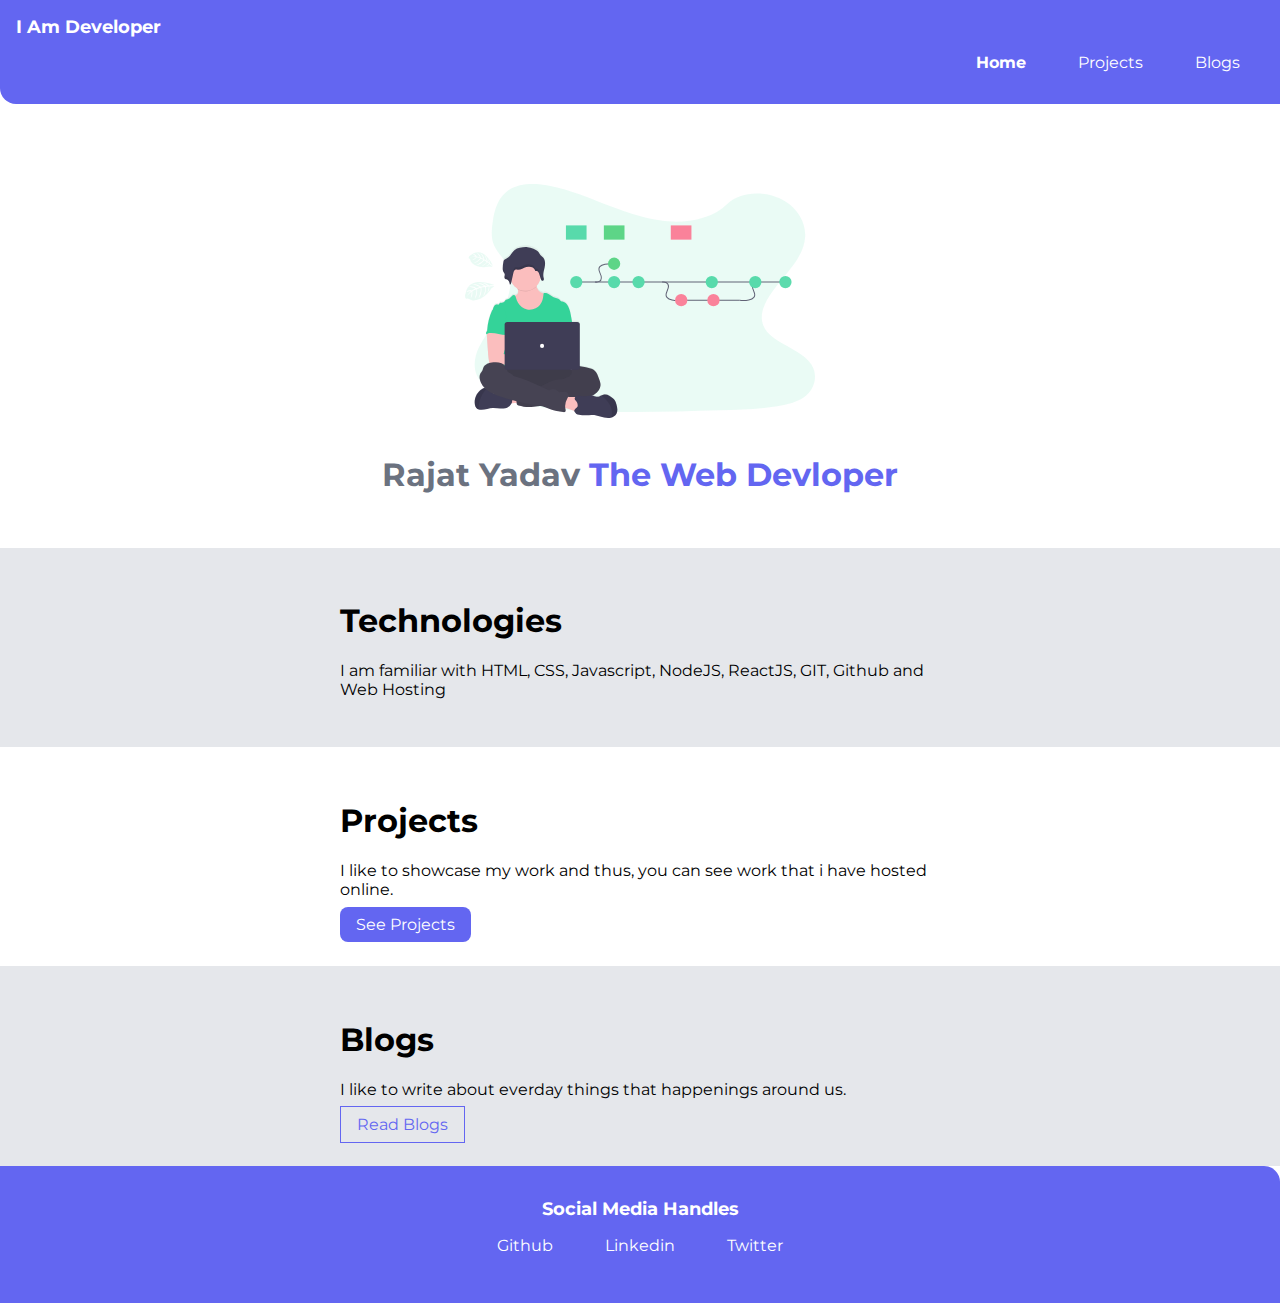
<file: index.html>
<!DOCTYPE html>
<html lang="en">

<head>
    <meta charset="UTF-8">
    <meta name="viewport" content="width=device-width, initial-scale=1.0">
    <title>Home | Adarsh Balika</title>
    <link href="style.css" rel="stylesheet">
</head>

<body>
    <nav class="navigation container">
        <div class="nav-brand">I Am Developer</div>
        <ul class="list-non-bullets nav-pills">
            <li class="list-item-inline">
                <a class="link link-active" href="/">Home</a>
            </li>
            <li class="list-item-inline">
                <a class="link" href="projects.html">Projects</a>
            </li>
            <li class="list-item-inline">
                <a class="link" href="blogs.html">Blogs</a>
            </li>
        </ul>
    </nav>

    <header class="hero">
        <img class="hero-img" src="images/Programmer-Image.svg" />
        <h1 class="hero-heading">Rajat Yadav <span class="heading-inverted">The Web Devloper </span></h1>
    </header>

    <section class="section ow">
        <div class="container container-center">
            <h1>Technologies</h1>
            <p>I am familiar with HTML, CSS, Javascript, NodeJS, ReactJS, GIT, Github and Web Hosting</p>
        </div>
    </section>

    <section class="section">
        <div class="container container-center">
            <h1>Projects</h1>
            <p>I like to showcase my work and thus, you can see work that i have hosted online.</p>
            <a class="link primary-link" href="projects.html">See Projects</a>
    </section>

    <section class="section ow">
        <div class="container container-center">
            <h1>Blogs</h1>
            <p>I like to write about everday things that happenings around us.</p>
            <a class="link secondary-link" href="blogs.html">Read Blogs</a>
        </div>
    </section>

    <footer class="footer">
        <div class="footer-header">Social Media Handles</div>
        <ul class="social-link list-non-bullets">
            <li class="list-item-inline"><a class="link" href="https://github.com/rajatyadav26" target="blank1">Github</a></li>
            <li class="list-item-inline"><a class="link" href="https://www.linkedin.com/in/rajatyadav26/ " target="blank2">Linkedin</a></li>
            <li class="list-item-inline"><a class="link" href="https://twitter.com/184Rajat" target="blank3">Twitter</a></li>
        </ul>
    </footer>

</body>

</html>
</file>
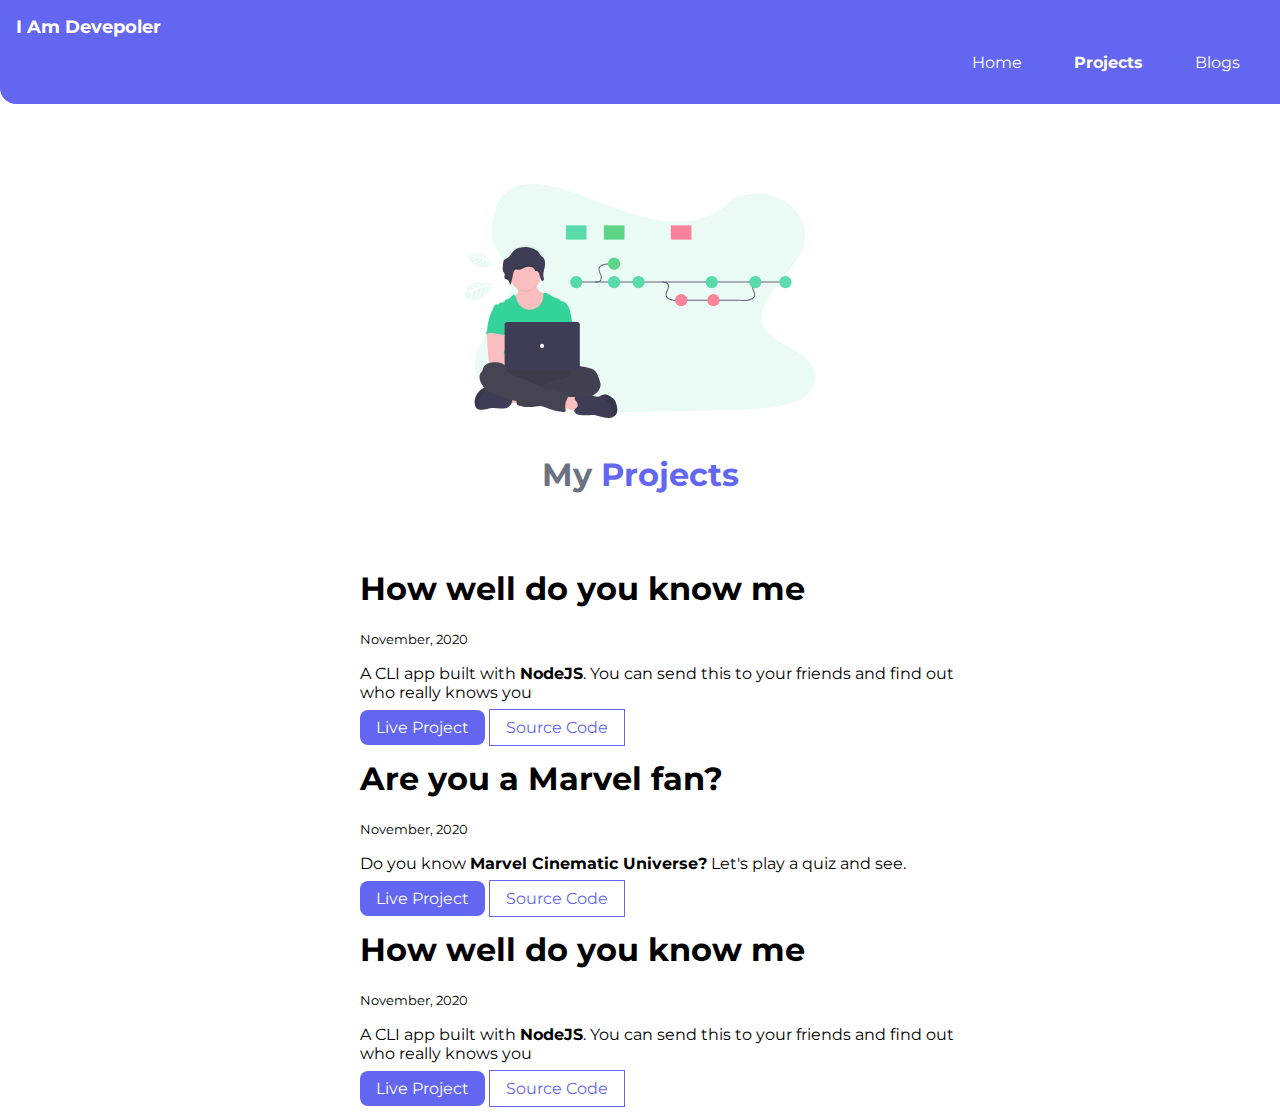
<file: projects.html>
<!DOCTYPE html>
<html lang="en">

<head>
    <meta charset="UTF-8">
    <meta name="viewport" content="width=device-width, initial-scale=1.0">
    <title>Projects | Adarsh Balika</title>
    <link href="style.css" rel="stylesheet">
</head>

<body>
    <nav class="navigation container">
        <div class="nav-brand">I Am Devepoler</div>
        <ul class="list-non-bullets nav-pills">
            <li class="list-item-inline">
                <a class="link" href="index.html">Home</a>
            </li>
            <li class="list-item-inline">
                <a class="link link-active" href="projects.html">Projects</a>
            </li>
            <li class="list-item-inline">
                <a class="link" href="blogs.html">Blogs</a>
            </li>
        </ul>
    </nav>

    <header class="hero">
        <img class="hero-img" src="images/Programmer-Image.svg" />
        <h1 class="hero-heading">My <span class="heading-inverted">Projects</span></h1>
    </header>

    <ul class="list-non-bullets">
        <li>
            <div class="container container-center">
                <h1>How well do you know me</h1>
                <small>November, 2020</small>
                <p>A CLI app built with <strong>NodeJS</strong>. You can send this to your friends and find out who really knows you</p>

                <a class="link primary-link" href="replit_link">Live Project</a>
                <a class="link secondary-link" href="github_link">Source Code</a>
            </div>
        </li>

        <li>
            <div class="container container-center">
                <h1>Are you a Marvel fan?</h1>
                <small>November, 2020</small>
                <p>Do you know <strong>Marvel Cinematic Universe?</strong> Let's play a quiz and see.</p>

                <a class="link primary-link" href="replit_link">Live Project</a>
                <a class="link secondary-link" href="github_link">Source Code</a>
            </div>
        </li>

        <li>
            <div class="container container-center">
                <h1>How well do you know me</h1>
                <small>November, 2020</small>
                <p>A CLI app built with <strong>NodeJS</strong>. You can send this to your friends and find out who really knows you</p>

                <a class="link primary-link" href="replit_link">Live Project</a>
                <a class="link secondary-link" href="github_link">Source Code</a>
            </div>
        </li>

    </ul>
</body>

</html>
</file>
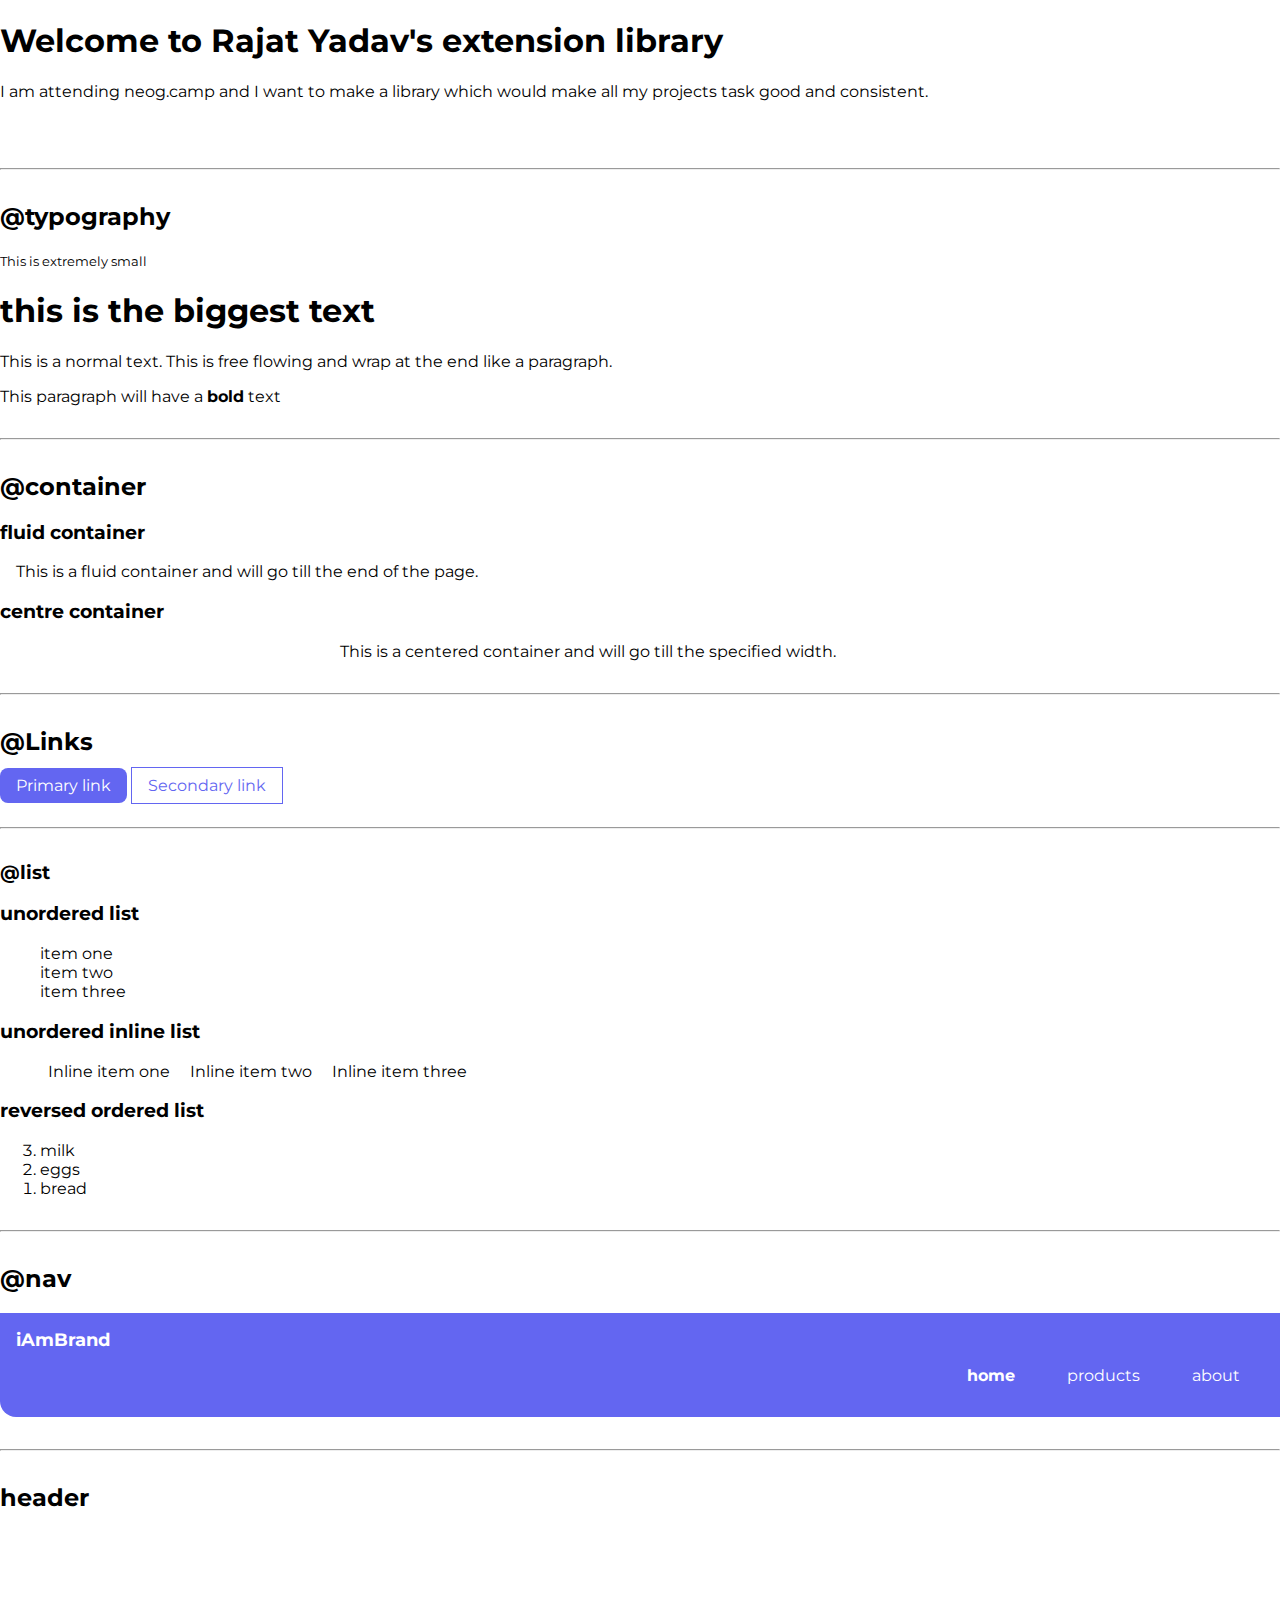
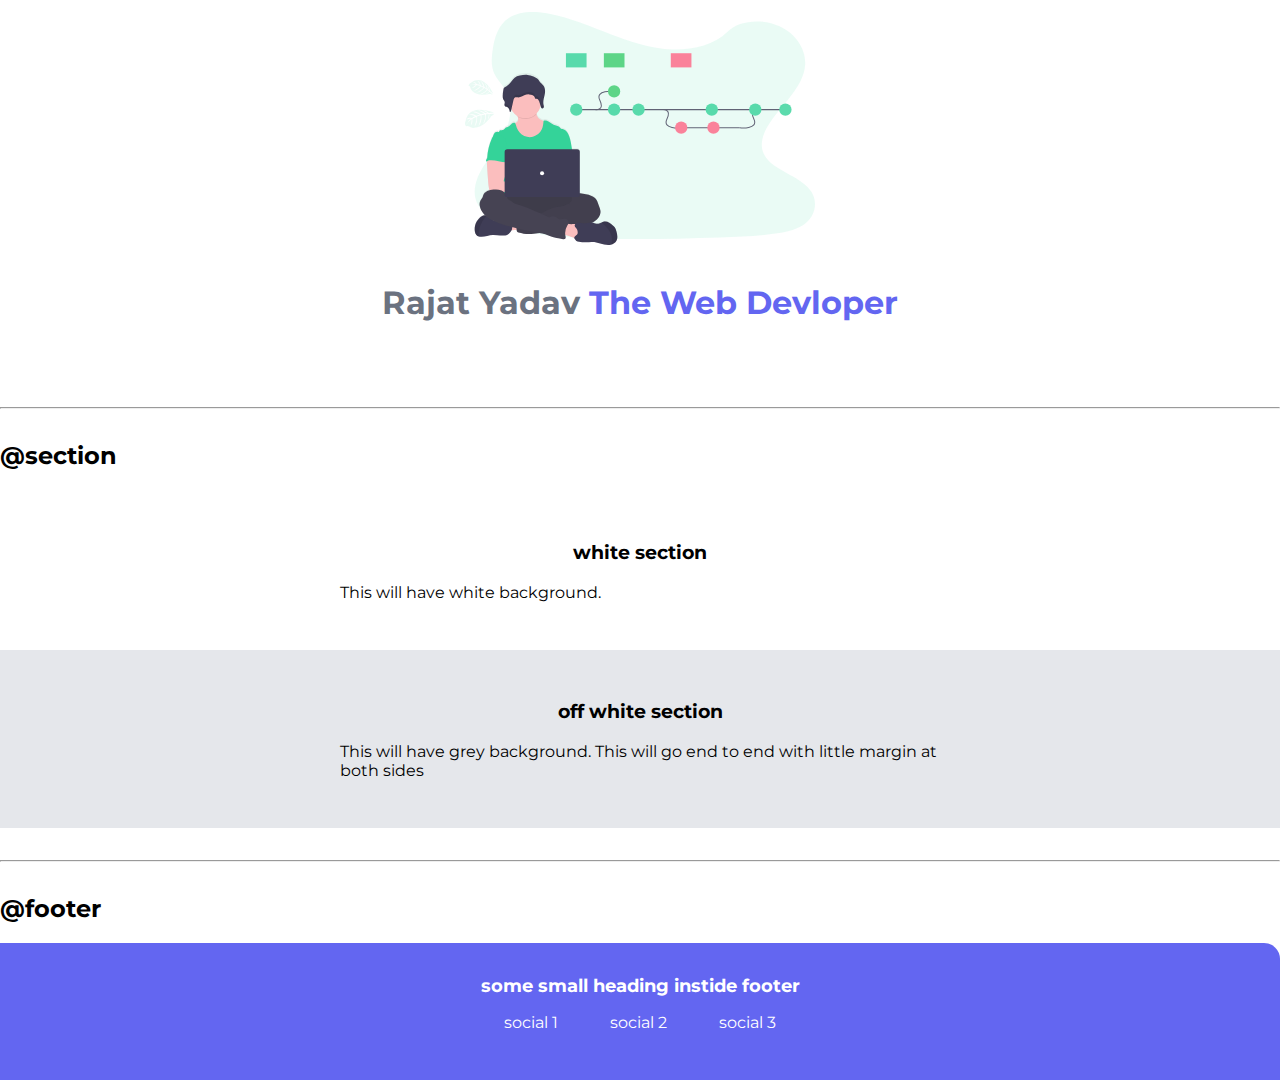
<file: lib/components.html>
<!DOCTYPE html>
<html lang="en">

<head>
    <meta charset="UTF-8">
    <meta name="viewport" content="width=device-width, initial-scale=1.0">
    <title>Component Library</title>
    <link href="/style.css" rel="stylesheet" />
</head>

<body>
    <h1>Welcome to Rajat Yadav's extension library</h1>
    <p>I am attending neog.camp and I want to make a library which would make all my projects task good and consistent.</p>

    <br>

    <hr>

    <h2>@typography</h2>
    <small>This is extremely small</small>
    <h1>this is the biggest text</h1>
    <p>This is a normal text. This is free flowing and wrap at the end like a paragraph.</p>
    <p>This paragraph will have a <strong>bold</strong> text</p>

    <hr>

    <h2>@container</h2>
    <h3>fluid container</h3>
    <div class="container container-fluid">This is a fluid container and will go till the end of the page.</div>

    <h3>centre container</h3>
    <div class="container container-center">This is a centered container and will go till the specified width.</div>

    <hr>

    <h2>@Links</h2>

    <a class="link primary-link" href="/">Primary link</a>
    <a class="link secondary-link" href="/">Secondary link</a>

    <hr>

    <h3>@list</h3>
    <h3>unordered list</h3>
    <ul class="list-non-bullets">
        <li>item one</li>
        <li>item two</li>
        <li>item three</li>
    </ul>

    <h3>unordered inline list</h3>
    <ul class="list-non-bullets">
        <li class="list-item-inline">Inline item one</li>
        <li class="list-item-inline">Inline item two</li>
        <li class="list-item-inline">Inline item three</li>
    </ul>

    <h3>reversed ordered list</h3>

    <ol reversed>
        <li>milk</li>
        <li>eggs</li>
        <li>bread</li>
    </ol>

    <hr>

    <h2>@nav</h2>

    <nav class="navigation container">
        <div class="nav-brand">iAmBrand</div>
        <ul class="list-non-bullets nav-pills">
            <li class="list-item-inline">
                <a class="link link-active" href="/">home</a></li>
            <li class="list-item-inline">
                <a class="link" href="/">products</a></li>
            <li class="list-item-inline">
                <a class="link" href="/">about</a></li>
        </ul>
    </nav>

    <hr>

    <h2>header</h2>

    <header class="hero">
        <img class="hero-img" src="/images/Programmer-Image.svg" />
        <h1 class="hero-heading">Rajat Yadav <span class="heading-inverted">The Web Devloper </span></h1>
    </header>

    <hr>

    <h2>@section</h2>
    <section class="section ">
        <div class="container container-center">
            <h3>white section</h3>
            <p>This will have white background.</p>
        </div>

    </section>

    <section class="section ow">
        <div class="container container-center">
            <h3>off white section</h3>
            <p>This will have grey background. This will go end to end with little margin at both sides</p>
        </div>
    </section>

    <hr>

    <h2>@footer</h2>
    <footer class="footer">
        <div class="footer-header">some small heading instide footer</div>
        <ul class="social-link list-non-bullets">
            <li class="list-item-inline"><a class="link" href="/">social 1</a></li>
            <li class="list-item-inline"><a class="link" href="/">social 2</a></li>
            <li class="list-item-inline"><a class="link" href="/">social 3</a></li>
        </ul>
    </footer>
</body>

</html>
</file>
<file: style.css>
@import url('https://fonts.googleapis.com/css2?family=Montserrat:wght@400;700&display=swap');
:root {
    --primary-color: #6366F1;
    --dark-gray: #6B7280;
    --off-white: #E5E7EB;
}

body {
    font-family: 'Montserrat', sans-serif;
    margin: 0px;
}

hr {
    margin: 2rem 0rem;
}

.container {
    padding-left: 1rem;
    padding-right: 1rem;
}

.container-center {
    max-width: 600px;
    margin: auto;
}


/** links **/

.link {
    text-decoration: none;
    padding: 0.5rem 1rem;
}

.primary-link {
    background-color: var(--primary-color);
    border-radius: 0.5rem;
    color: white;
}

.secondary-link {
    color: var(--primary-color);
    border-radius: 0.5 rem;
    border: 1px solid var(--primary-color);
}


/** lists **/

.list-non-bullets {
    list-style: none;
}

.list-item-inline {
    display: inline;
    padding: 0rem 0.5rem;
}


/** nav **/

.navigation {
    background-color: var(--primary-color);
    color: white;
    padding: 1rem;
    border-bottom-left-radius: 1rem;
}

.navigation .nav-brand {
    font-weight: bold;
    font-size: 1.1rem;
}

.navigation .nav-pills {
    text-align: right;
}

.navigation .link {
    color: white;
}

.navigation .link-active {
    font-weight: bold;
}


/** header **/

.hero {
    padding: 2rem;
    padding-top: 5rem;
}

.hero .hero-img {
    max-width: 350px;
    display: block;
    text-align: center;
    margin: auto;
}

.hero .hero-heading {
    text-align: center;
    color: var(--dark-gray);
    padding-top: 1rem;
}

.hero .hero-heading .heading-inverted {
    color: var(--primary-color);
}


/** section **/

.section {
    padding: 2rem;
}

.section h3 {
    text-align: center;
}

.ow {
    background-color: var(--off-white);
}


/** footer **/

.footer {
    background-color: var(--primary-color);
    padding: 2rem 1rem;
    text-align: center;
    color: white;
    border-top-right-radius: 1rem;
}

.footer .footer-header {
    font-weight: bold;
    font-size: large;
}

.footer .link {
    color: white;
}

.footer ul {
    padding-inline-start: 0px;
}
</file>
